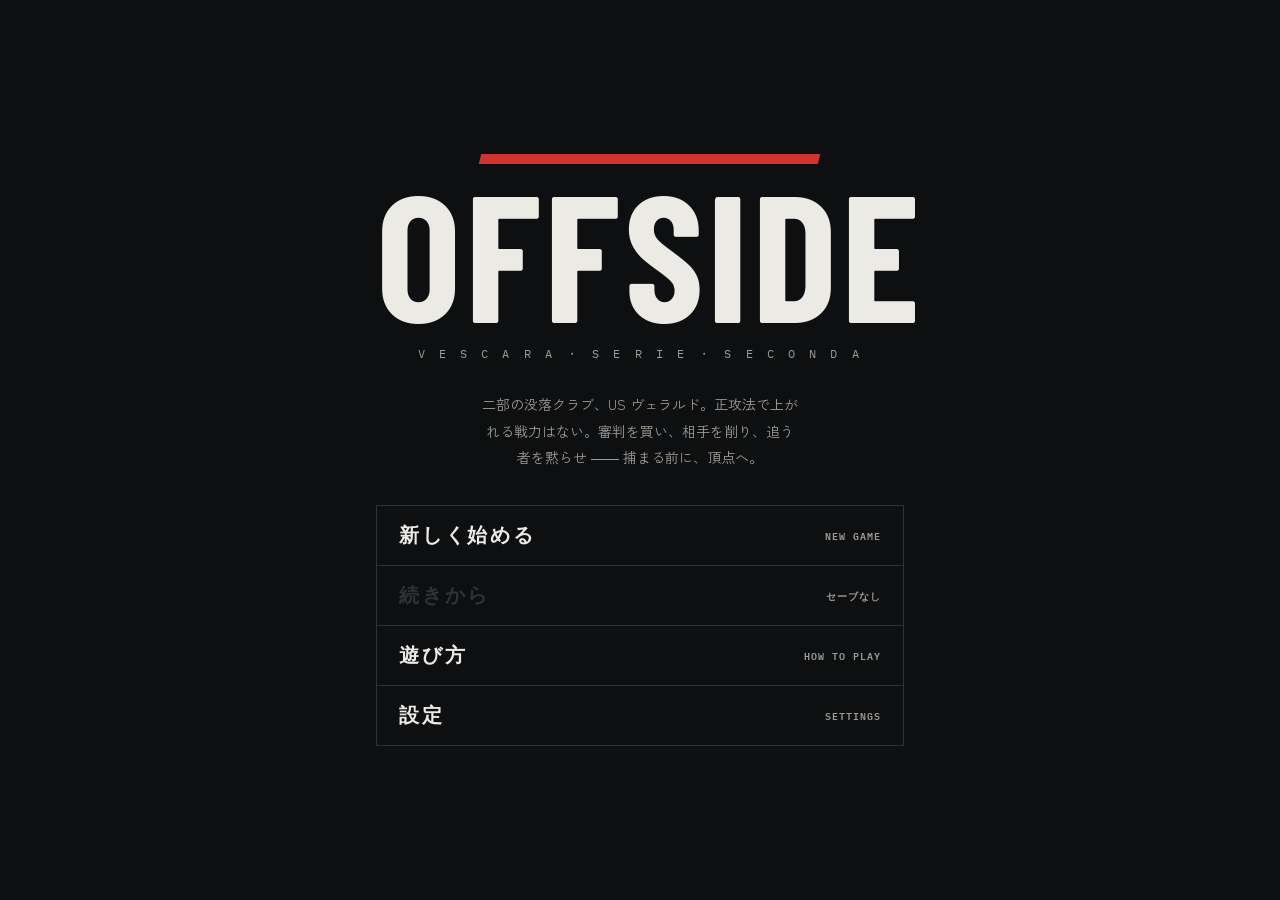
<file: index.html>
<!doctype html>
<html lang="ja">
<head>
<meta charset="utf-8">
<meta name="viewport" content="width=device-width,initial-scale=1,viewport-fit=cover">
<title>OFFSIDE</title>
<meta name="description" content="架空のサッカークラブのオーナーとなり、あらゆる手を使って頂点を目指す経営ノワール。">
<link rel="preconnect" href="https://fonts.googleapis.com">
<link rel="preconnect" href="https://fonts.gstatic.com" crossorigin>
<link rel="stylesheet" href="https://fonts.googleapis.com/css2?family=Barlow+Condensed:wght@400;500;600;700&family=IBM+Plex+Mono:wght@400;500&family=Shippori+Mincho:wght@500;700;800&family=Zen+Kaku+Gothic+New:wght@300;400;500;700&display=swap">
<link rel="stylesheet" href="style.css">
</head>
<body>

<!-- 常設トップバー(タイトル以外で表示) -->
<header class="topbar hidden" id="topbar">
  <div class="wrap">
    <div class="logo"><i></i>OFFSIDE</div>
    <div class="wk">WEEK <b>01</b> / 14</div>
    <div class="sp"></div>
    <div class="res"></div>
  </div>
</header>

<!-- タイトル -->
<section class="screen on" id="s-title">
  <div class="wrap" style="max-width:560px">
    <div class="big"><span class="flag"></span>OFFSIDE</div>
    <div class="tag">V E S C A R A ・ S E R I E ・ S E C O N D A</div>
    <p class="lede">二部の没落クラブ、US ヴェラルド。正攻法で上がれる戦力はない。審判を買い、相手を削り、追う者を黙らせ ―― 捕まる前に、頂点へ。</p>
    <div class="menu">
      <button id="btn-new">新しく始める <small>NEW GAME</small></button>
      <button id="btn-continue">続きから <small>CONTINUE</small></button>
      <button id="btn-howto">遊び方 <small>HOW TO PLAY</small></button>
      <button id="btn-settings">設定 <small>SETTINGS</small></button>
    </div>
  </div>
</section>

<!-- 開始設定 -->
<section class="screen" id="s-setup">
  <div class="wrap"><div class="setup" id="setup-root"></div></div>
</section>

<!-- デスク(案件) -->
<section class="screen" id="s-office">
  <div class="wrap">
    <div class="desk-objective" id="desk-objective"></div>
    <div class="desk-tools">
      <button id="tool-table"><kbd>T</kbd>順位表</button>
      <button id="tool-money">財政</button>
      <button id="tool-file"><kbd>F</kbd>手駒と追及</button>
      <button id="tool-squad">選手</button>
    </div>
    <div class="desk-cards" id="desk-cards"></div>
  </div>
  <div class="actionbar">
    <div class="wrap">
      <button class="abtn go wide" id="desk-advance"></button>
    </div>
  </div>
</section>

<!-- ファイル(裏・参照) -->
<section class="screen" id="s-file">
  <div class="wrap">
    <article class="file">
      <div class="file-in">
        <div class="file-head">
          <div><div class="ttl" id="file-title">案件綴</div><div class="meta" id="file-meta"></div></div>
          <div class="stamp" id="file-stamp">極秘</div>
        </div>
        <div class="cols">
          <section><div class="sec"><b>手駒</b>Personnel</div><div id="file-roster"></div></section>
          <section><div class="sec"><b>追及</b>Pursuers</div><div class="pursuer" id="file-pursuers"></div></section>
        </div>
        <div class="file-actions">
          <button class="fbtn back" id="file-back">デスクに戻る</button>
        </div>
      </div>
    </article>
  </div>
</section>

<!-- 試合 -->
<section class="screen" id="s-match">
  <div class="wrap"><div id="match-root"></div></div>
</section>

<!-- 新聞 -->
<section class="screen" id="s-news">
  <div class="wrap" style="max-width:720px"><div id="news-root"></div></div>
</section>

<!-- 終幕 -->
<section class="screen" id="s-end">
  <div class="wrap" style="max-width:560px"><div id="end-root"></div></div>
</section>

<script type="module" src="js/main.js"></script>
<script>
  // タイトル以外ではトップバーを出す
  const bar = document.getElementById('topbar');
  const obs = new MutationObserver(() => {
    const t = document.getElementById('s-title');
    const setup = document.getElementById('s-setup');
    bar.classList.toggle('hidden', (t && t.classList.contains('on')) || (setup && setup.classList.contains('on')));
  });
  document.querySelectorAll('.screen').forEach((s) => obs.observe(s, { attributes: true, attributeFilter: ['class'] }));
</script>
</body>
</html>
</file>
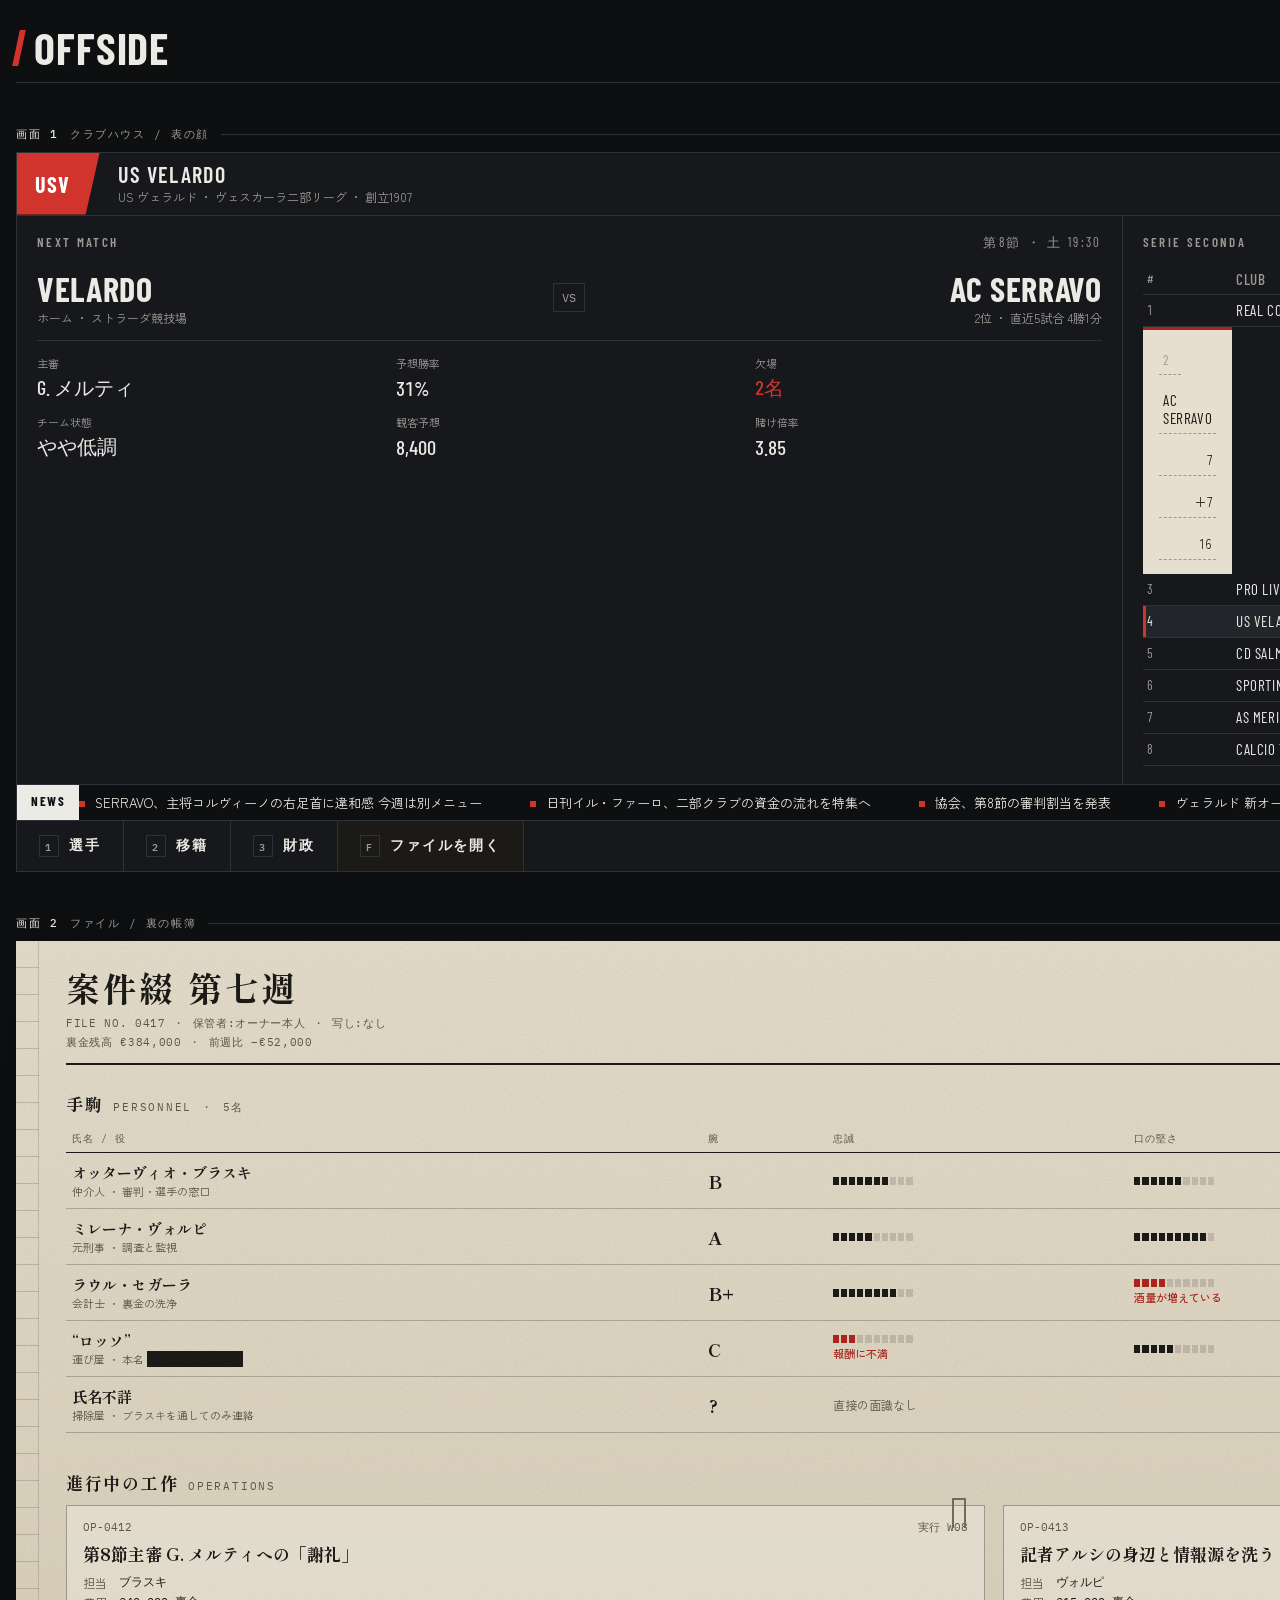
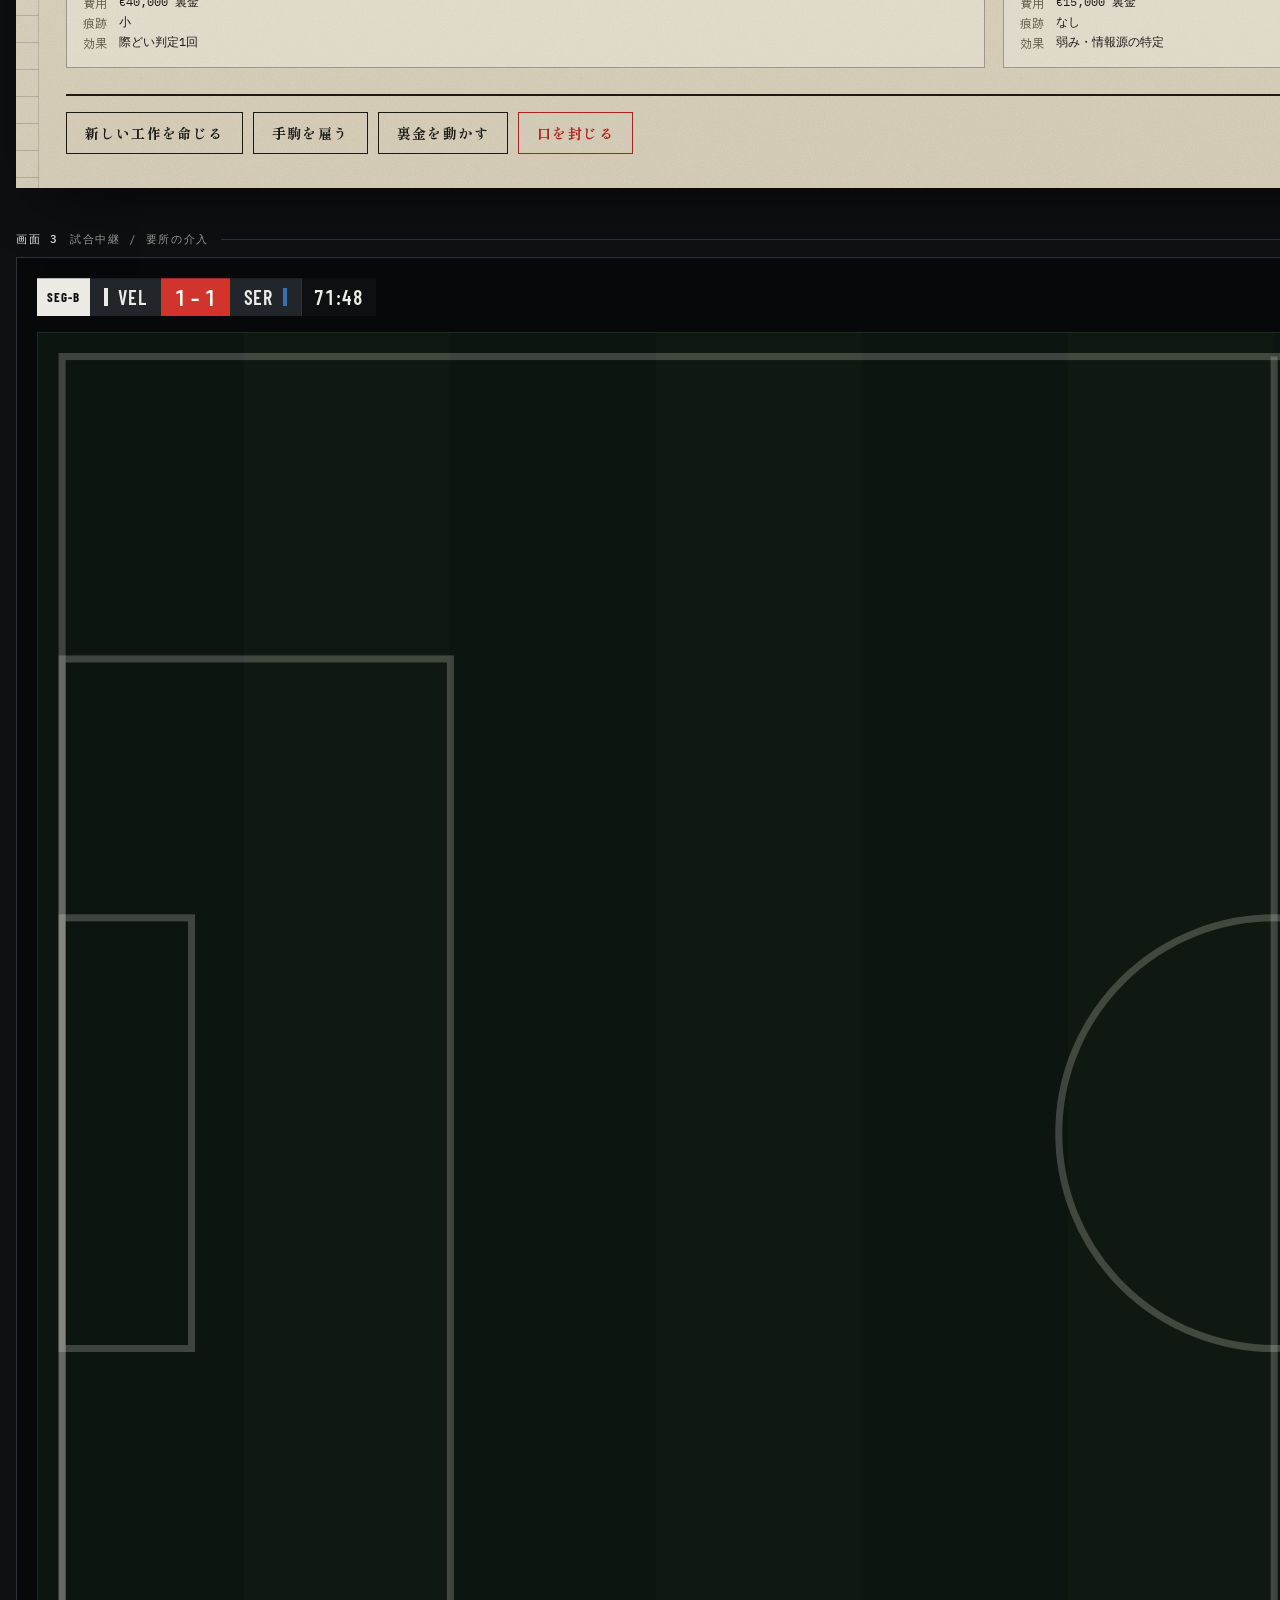
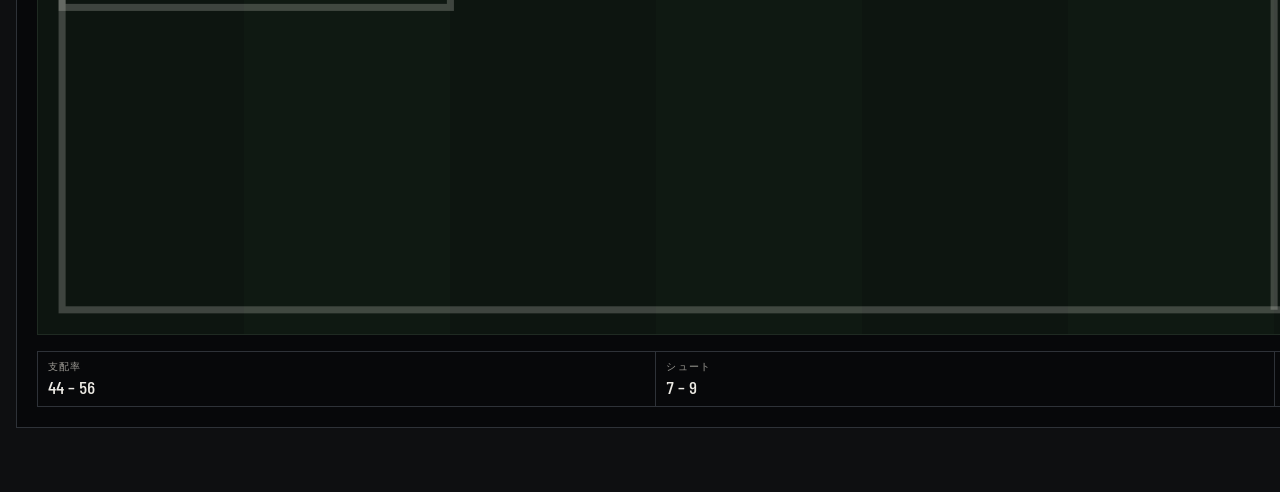
<file: docs/mock/index.html>
<!doctype html>
<html lang="ja">
<head>
<meta charset="utf-8">
<meta name="viewport" content="width=device-width,initial-scale=1,viewport-fit=cover">
<title>OFFSIDE UIモック</title>
<meta name="claude:viewport-fit-sides" content="cover">
<link rel="preconnect" href="https://fonts.googleapis.com">
<link rel="preconnect" href="https://fonts.gstatic.com" crossorigin>
<link rel="stylesheet" href="https://fonts.googleapis.com/css2?family=Barlow+Condensed:wght@400;500;600;700&family=IBM+Plex+Mono:wght@400;500&family=Shippori+Mincho:wght@500;700;800&family=Zen+Kaku+Gothic+New:wght@300;400;500;700&display=swap">
<style>
/* Layout: three stacked "screens", each a full-bleed frame. Broadcast (表) = lacquer black + vermilion; File (裏) = unbleached paper + ink + seal red. */
:root{
  --ink:#0E0F11;       /* broadcast ground */
  --ink-2:#16181B;
  --ink-3:#22252A;
  --rule:#2E3238;
  --chalk:#ECEAE4;     /* broadcast text */
  --chalk-2:#9C9A94;
  --vermil:#D0342C;    /* broadcast accent */
  --paper:#E6DFCF;     /* dossier ground */
  --paper-2:#D9D0BC;
  --sumi:#1B1A17;      /* dossier ink */
  --sumi-2:#5B5648;
  --seal:#A8241C;      /* stamp */
  --warn:#C9A227;
  --f-cond:"Barlow Condensed","Arial Narrow",sans-serif;
  --f-sans:"Zen Kaku Gothic New","Hiragino Kaku Gothic ProN","Yu Gothic",sans-serif;
  --f-min:"Shippori Mincho","Hiragino Mincho ProN","Yu Mincho",serif;
  --f-mono:"IBM Plex Mono",ui-monospace,Menlo,monospace;
  color-scheme:dark;
}
*{box-sizing:border-box}
body{background:var(--ink);color:var(--chalk);font-family:var(--f-sans);font-weight:400;margin:0}
.wrap{max-width:1280px;margin:0 auto;padding-left:max(16px,env(safe-area-inset-left,0px));padding-right:max(16px,env(safe-area-inset-right,0px));padding-block:28px 64px;display:grid;gap:44px}

/* page masthead */
.mast{display:flex;align-items:flex-end;justify-content:space-between;gap:16px;flex-wrap:wrap;border-bottom:1px solid var(--rule);padding-bottom:14px}
.logo{font-family:var(--f-cond);font-weight:700;font-size:44px;letter-spacing:.02em;line-height:.9;display:flex;align-items:center;gap:0}
.logo .flag{display:inline-block;width:6px;height:36px;background:var(--vermil);margin-right:12px;transform:skewX(-12deg)}
.mast small{font-family:var(--f-mono);font-size:11px;color:var(--chalk-2);letter-spacing:.08em}

.label{font-family:var(--f-mono);font-size:11px;letter-spacing:.14em;color:var(--chalk-2);text-transform:uppercase;display:flex;gap:12px;align-items:center;margin-bottom:10px}
.label b{color:var(--chalk);font-weight:500}
.label::after{content:"";flex:1;height:1px;background:var(--rule)}

/* ===== SCREEN 1: CLUBHOUSE (broadcast) ===== */
.bc{background:var(--ink-2);border:1px solid var(--rule);overflow:hidden}
.bc-top{display:grid;grid-template-columns:auto 1fr auto;align-items:stretch;border-bottom:1px solid var(--rule)}
.crest{background:var(--vermil);color:#fff;font-family:var(--f-cond);font-weight:700;font-size:22px;padding:10px 18px;display:flex;align-items:center;letter-spacing:.04em;clip-path:polygon(0 0,100% 0,calc(100% - 14px) 100%,0 100%);padding-right:30px}
.club{padding:10px 18px;display:flex;flex-direction:column;justify-content:center;min-width:0}
.club .n{font-family:var(--f-cond);font-weight:600;font-size:22px;letter-spacing:.06em;line-height:1}
.club .s{font-size:12px;color:var(--chalk-2);margin-top:3px}
.wk{display:flex;align-items:center;gap:18px;padding:0 18px;font-family:var(--f-cond);font-size:15px;letter-spacing:.08em;color:var(--chalk-2)}
.wk strong{font-size:30px;color:var(--chalk);font-weight:600;font-variant-numeric:tabular-nums}

.bc-grid{display:grid;grid-template-columns:1.25fr 1fr 1fr;gap:1px;background:var(--rule)}
.bc-grid > section{background:var(--ink-2);padding:18px 20px;min-width:0}
.h{font-family:var(--f-cond);font-weight:600;font-size:13px;letter-spacing:.18em;color:var(--chalk-2);text-transform:uppercase;display:flex;justify-content:space-between;margin-bottom:12px}
.h span:last-child{color:var(--chalk-2);font-weight:400}

.next{display:grid;grid-template-columns:1fr auto 1fr;align-items:center;gap:12px;padding:8px 0 16px;border-bottom:1px solid var(--rule)}
.next .t{font-family:var(--f-cond);font-weight:700;font-size:34px;letter-spacing:.02em;line-height:1}
.next .t.r{text-align:right}
.next .t small{display:block;font-size:12px;font-family:var(--f-sans);font-weight:400;color:var(--chalk-2);letter-spacing:0;margin-top:6px}
.next .vs{font-family:var(--f-mono);font-size:12px;color:var(--chalk-2);border:1px solid var(--rule);padding:6px 8px}
.facts{display:grid;grid-template-columns:repeat(3,1fr);gap:12px;margin-top:14px}
.facts div{display:grid;gap:4px}
.facts dt{font-size:11px;color:var(--chalk-2)}
.facts dd{margin:0;font-family:var(--f-cond);font-size:20px;font-weight:500;font-variant-numeric:tabular-nums}
.facts dd.hot{color:var(--vermil)}

table{border-collapse:collapse;width:100%;font-variant-numeric:tabular-nums}
.tbl td,.tbl th{padding:6px 4px;font-size:13px;text-align:right;border-bottom:1px solid var(--rule)}
.tbl th{font-family:var(--f-cond);font-weight:500;letter-spacing:.12em;color:var(--chalk-2);font-size:11px}
.tbl td:nth-child(1),.tbl th:nth-child(1){text-align:left;width:22px;color:var(--chalk-2);font-family:var(--f-cond)}
.tbl td:nth-child(2),.tbl th:nth-child(2){text-align:left;font-family:var(--f-cond);font-size:15px;letter-spacing:.04em}
.tbl tr.me td{background:var(--ink-3);color:var(--chalk)}
.tbl tr.me td:nth-child(1){box-shadow:inset 3px 0 0 var(--vermil);color:var(--chalk)}
.tbl tr.cut td{border-bottom:1px dashed var(--chalk-2)}

.money{display:grid;gap:14px}
.money .row{display:grid;grid-template-columns:1fr auto;align-items:baseline;border-bottom:1px solid var(--rule);padding-bottom:10px}
.money .k{font-size:12px;color:var(--chalk-2)}
.money .v{font-family:var(--f-cond);font-size:28px;font-weight:600;font-variant-numeric:tabular-nums;letter-spacing:.01em}
.money .v.neg{color:var(--vermil)}
.money .v small{font-size:13px;color:var(--chalk-2);font-weight:400;margin-left:6px}
.spark{height:44px;width:100%;display:block}
.board{font-size:12px;color:var(--chalk-2);line-height:1.7}
.board b{color:var(--chalk);font-weight:500}

.ticker{display:flex;border-top:1px solid var(--rule);background:var(--ink);overflow:hidden;font-size:13px}
.ticker .tag{background:var(--chalk);color:var(--ink);font-family:var(--f-cond);font-weight:700;letter-spacing:.12em;padding:8px 14px;flex:none}
.ticker .run{white-space:nowrap;padding:8px 0;display:flex;gap:48px;animation:crawl 38s linear infinite}
.ticker .run span::before{content:"";display:inline-block;width:6px;height:6px;background:var(--vermil);margin-right:10px;vertical-align:middle}
@keyframes crawl{from{transform:translateX(0)}to{transform:translateX(-50%)}}

.actions{display:flex;flex-wrap:wrap;gap:0;border-top:1px solid var(--rule)}
.btn{font-family:var(--f-cond);font-weight:600;letter-spacing:.14em;font-size:14px;background:transparent;color:var(--chalk);border:0;border-right:1px solid var(--rule);padding:14px 22px;cursor:pointer;text-transform:uppercase;display:flex;gap:10px;align-items:center}
.btn kbd{font-family:var(--f-mono);font-size:10px;color:var(--chalk-2);border:1px solid var(--rule);padding:1px 5px}
.btn:hover,.btn:focus-visible{background:var(--ink-3);outline:none}
.btn.go{margin-left:auto;background:var(--vermil);color:#fff;border-right:0}
.btn.go kbd{color:#fff;border-color:rgba(255,255,255,.45)}
.btn.dark{background:var(--sumi);}

/* ===== SCREEN 2: THE FILE (dossier) ===== */
.file{
  --grain:url("data:image/svg+xml,%3Csvg xmlns='http://www.w3.org/2000/svg' width='220' height='220'%3E%3Cfilter id='n'%3E%3CfeTurbulence type='fractalNoise' baseFrequency='.85' numOctaves='3' stitchTiles='stitch'/%3E%3CfeColorMatrix values='0 0 0 0 0.25 0 0 0 0 0.2 0 0 0 0 0.1 0 0 0 .16 0'/%3E%3C/filter%3E%3Crect width='100%25' height='100%25' filter='url(%23n)'/%3E%3C/svg%3E");
  background:var(--grain),linear-gradient(180deg,var(--paper),var(--paper-2));
  color:var(--sumi);position:relative;padding:28px 32px 34px;
  box-shadow:0 30px 60px -30px rgba(0,0,0,.8);
}
.file::before{content:"";position:absolute;left:0;top:0;bottom:0;width:22px;background:repeating-linear-gradient(180deg,transparent 0 26px,rgba(27,26,23,.18) 26px 27px);border-right:1px solid rgba(27,26,23,.15)}
.file-in{padding-left:18px;display:grid;gap:26px}
.file-head{display:grid;grid-template-columns:1fr auto;gap:16px;align-items:start;border-bottom:2px solid var(--sumi);padding-bottom:12px}
.file-head .ttl{font-family:var(--f-min);font-weight:800;font-size:34px;letter-spacing:.08em;line-height:1.1}
.file-head .meta{font-family:var(--f-mono);font-size:11px;color:var(--sumi-2);margin-top:8px;letter-spacing:.06em;line-height:1.7}
.stamp{font-family:var(--f-min);font-weight:800;color:var(--seal);border:3px solid var(--seal);padding:6px 14px;font-size:26px;letter-spacing:.3em;transform:rotate(-7deg);opacity:.85;mix-blend-mode:multiply;animation:press .55s cubic-bezier(.2,.9,.3,1.3) both;margin-top:4px;outline:1px solid var(--seal);outline-offset:3px}
@keyframes press{from{transform:rotate(-7deg) scale(1.6)}to{transform:rotate(-7deg) scale(1)}}

.cols{display:grid;grid-template-columns:1.35fr 1fr;gap:32px}
.cols > *{min-width:0}
.sec{font-family:var(--f-mono);font-size:11px;letter-spacing:.16em;color:var(--sumi-2);display:flex;gap:10px;align-items:baseline;margin-bottom:10px;text-transform:uppercase}
.sec b{font-family:var(--f-min);font-size:17px;letter-spacing:.1em;color:var(--sumi);font-weight:700;text-transform:none}

.roster{width:100%;font-size:13px}
.roster th{font-family:var(--f-mono);font-weight:400;font-size:10px;letter-spacing:.1em;color:var(--sumi-2);text-align:left;border-bottom:1px solid var(--sumi);padding:6px 6px}
.roster td{padding:9px 6px;border-bottom:1px solid rgba(27,26,23,.25);vertical-align:middle}
.roster .who{font-family:var(--f-min);font-weight:700;font-size:15px}
.roster .who small{display:block;font-family:var(--f-sans);font-size:11px;color:var(--sumi-2);font-weight:400}
.roster .num{font-family:var(--f-mono);font-variant-numeric:tabular-nums}
.redact{background:var(--sumi);color:transparent;user-select:none;padding:0 4px}
.meter{display:grid;grid-template-columns:repeat(10,1fr);gap:2px;width:80px}
.meter i{height:8px;background:rgba(27,26,23,.15)}
.meter i.on{background:var(--sumi)}
.meter.low i.on{background:var(--seal)}
.grade{font-family:var(--f-min);font-weight:800;font-size:18px}
.note{font-size:11px;color:var(--seal);font-weight:500}

.pursuer{display:grid;gap:14px}
.pu{display:grid;grid-template-columns:1fr auto;gap:4px 12px;border-bottom:1px solid rgba(27,26,23,.25);padding-bottom:12px}
.pu .n{font-family:var(--f-min);font-weight:700;font-size:15px}
.pu .n small{font-family:var(--f-sans);font-weight:400;font-size:11px;color:var(--sumi-2);margin-left:8px}
.pu .pct{font-family:var(--f-mono);font-size:13px;font-variant-numeric:tabular-nums;text-align:right}
.pu .bar{grid-column:1/-1;height:10px;background:rgba(27,26,23,.12);position:relative}
.pu .bar i{position:absolute;inset:0 auto 0 0;background:var(--sumi)}
.pu .bar::after{content:"";position:absolute;top:-3px;bottom:-3px;left:70%;width:1px;background:var(--seal)}
.pu.alert .bar i{background:var(--seal)}
.pu .next-act{grid-column:1/-1;font-size:12px;color:var(--sumi-2)}
.pu.alert .next-act{color:var(--seal);font-weight:500}

.ops{display:grid;grid-template-columns:repeat(3,1fr);gap:18px}
.op{background:rgba(255,255,255,.28);border:1px solid rgba(27,26,23,.35);padding:14px 16px 16px;position:relative;display:grid;gap:8px;align-content:start}
.op .id{font-family:var(--f-mono);font-size:11px;color:var(--sumi-2);display:flex;justify-content:space-between}
.op .what{font-family:var(--f-min);font-weight:700;font-size:17px;line-height:1.35}
.op dl{display:grid;grid-template-columns:auto 1fr;gap:3px 12px;margin:0;font-size:12px}
.op dt{color:var(--sumi-2)}
.op dd{margin:0;font-family:var(--f-mono);font-size:12px}
.op .clip{position:absolute;top:-8px;right:18px;width:14px;height:30px;border:2px solid #6c6a63;border-bottom:0}
.op.done{opacity:.72}
.op.done .what{text-decoration:line-through;text-decoration-color:var(--seal);text-decoration-thickness:2px}

.file-actions{display:flex;flex-wrap:wrap;gap:10px;border-top:2px solid var(--sumi);padding-top:16px}
.fbtn{font-family:var(--f-min);font-weight:700;font-size:14px;letter-spacing:.1em;background:transparent;color:var(--sumi);border:1px solid var(--sumi);padding:10px 18px;cursor:pointer}
.fbtn:hover,.fbtn:focus-visible{background:var(--sumi);color:var(--paper);outline:none}
.fbtn.red{border-color:var(--seal);color:var(--seal)}
.fbtn.red:hover,.fbtn.red:focus-visible{background:var(--seal);color:var(--paper)}

/* ===== SCREEN 3: MATCH ===== */
.match{background:#07080A;border:1px solid var(--rule);display:grid;grid-template-columns:1fr 360px;min-height:520px}
.match > *{min-width:0}
.pitch-area{position:relative;padding:20px;display:grid;grid-template-rows:auto 1fr auto;gap:16px}
.bug{display:inline-flex;align-items:stretch;font-family:var(--f-cond);font-weight:600;letter-spacing:.06em;animation:wipe .7s cubic-bezier(.7,0,.2,1) both;clip-path:inset(0 0 0 0)}
@keyframes wipe{from{clip-path:inset(0 100% 0 0)}to{clip-path:inset(0 0 0 0)}}
.bug .lg{background:var(--chalk);color:var(--ink);padding:6px 10px;font-size:13px;display:flex;align-items:center;font-weight:700}
.bug .tm{background:var(--ink-3);padding:6px 14px;font-size:20px;display:flex;align-items:center;gap:10px}
.bug .tm i{width:4px;height:18px;display:block}
.bug .sc{background:var(--vermil);color:#fff;padding:6px 14px;font-size:22px;font-variant-numeric:tabular-nums;display:flex;align-items:center}
.bug .clk{background:var(--ink);padding:6px 12px;font-size:20px;font-variant-numeric:tabular-nums;display:flex;align-items:center;border-left:1px solid var(--rule)}
.bug .clk small{color:var(--vermil);margin-left:6px;font-size:13px}

.pitch{position:relative;border:1px solid #1f2a22;background:
  repeating-linear-gradient(90deg,#0d1510 0 8.33%,#0f1912 8.33% 16.66%);aspect-ratio:105/68;max-width:100%;width:100%;align-self:center}
.pitch svg{position:absolute;inset:0;width:100%;height:100%}

.stats{display:grid;grid-template-columns:repeat(4,1fr);gap:1px;background:var(--rule);border:1px solid var(--rule)}
.stats div{background:#07080A;padding:8px 10px;display:grid;gap:2px}
.stats span{font-size:10px;color:var(--chalk-2);letter-spacing:.12em;font-family:var(--f-cond)}
.stats b{font-family:var(--f-cond);font-weight:500;font-size:18px;font-variant-numeric:tabular-nums}

.feed{border-left:1px solid var(--rule);display:grid;grid-template-rows:auto 1fr auto;background:var(--ink)}
.feed .h{padding:14px 16px 0}
.log{padding:0 16px;overflow:auto;display:flex;flex-direction:column-reverse;gap:0;font-size:13px;line-height:1.65;max-height:330px}
.log p{margin:0;padding:8px 0;border-bottom:1px solid var(--rule);display:grid;grid-template-columns:34px 1fr;gap:8px}
.log p em{font-style:normal;font-family:var(--f-cond);font-size:15px;color:var(--chalk-2);font-variant-numeric:tabular-nums}
.log p.goal{color:#fff}
.log p.goal em{color:var(--vermil)}
.log p.dim{color:var(--chalk-2)}

/* intervention: the paper slides over the broadcast */
.cut{background:var(--paper);color:var(--sumi);padding:16px 16px 14px;border-top:3px solid var(--seal);display:grid;gap:10px;animation:slide .6s .25s cubic-bezier(.2,.8,.2,1) both}
@keyframes slide{from{transform:translateY(14px)}to{transform:none}}
.cut .q{font-family:var(--f-min);font-weight:700;font-size:15px;line-height:1.55}
.cut .q span{font-family:var(--f-mono);font-size:11px;color:var(--seal);display:block;letter-spacing:.12em;margin-bottom:2px}
.choice{display:grid;grid-template-columns:auto 1fr auto;gap:10px;align-items:center;border:1px solid var(--sumi);padding:9px 10px;background:transparent;color:var(--sumi);text-align:left;cursor:pointer;font-family:var(--f-sans);font-size:13px}
.choice:hover,.choice:focus-visible{background:var(--sumi);color:var(--paper);outline:none}
.choice kbd{font-family:var(--f-mono);font-size:11px;border:1px solid currentColor;padding:0 5px}
.choice .cost{font-family:var(--f-mono);font-size:11px;color:var(--seal);white-space:nowrap}
.choice:hover .cost,.choice:focus-visible .cost{color:#f0a49d}
.timer{height:3px;background:rgba(27,26,23,.15);position:relative;overflow:hidden}
.timer i{position:absolute;inset:0;background:var(--seal);transform-origin:left;animation:drain 12s linear infinite}
@keyframes drain{from{transform:scaleX(1)}to{transform:scaleX(0)}}

@media (max-width:980px){
  .bc-grid{grid-template-columns:1fr}
  .cols{grid-template-columns:1fr}
  .ops{grid-template-columns:1fr}
  .match{grid-template-columns:1fr}
  .feed{border-left:0;border-top:1px solid var(--rule)}
}
@media (max-width:560px){
  .bc-top{grid-template-columns:1fr}
  .crest{clip-path:none}
  .wk{padding:10px 18px;border-top:1px solid var(--rule)}
  .next .t{font-size:24px}
  .facts{grid-template-columns:1fr 1fr}
  .file{padding:22px 16px 24px}
  .file-head{grid-template-columns:1fr}
  .file-head .ttl{font-size:26px}
  .stamp{justify-self:start}
  .roster .hide-s{display:none}
  .stats{grid-template-columns:1fr 1fr}
  .btn{padding:12px 14px}
  .btn.go{margin-left:0;width:100%;justify-content:center}
}
@media (prefers-reduced-motion:reduce){
  *,*::before,*::after{animation:none!important}
}
.scroll-x{overflow-x:auto}
</style>

</head>
<body>
<div class="wrap">

  <header class="mast">
    <div class="logo"><span class="flag"></span>OFFSIDE</div>
    <small>UI MOCK / REV 0.1 / 静止画・操作不可</small>
  </header>

  <!-- ============ 1 CLUBHOUSE ============ -->
  <div>
    <div class="label"><b>画面 1</b> クラブハウス / 表の顔</div>
    <div class="bc">
      <div class="bc-top">
        <div class="crest">USV</div>
        <div class="club">
          <div class="n">US VELARDO</div>
          <div class="s">US ヴェラルド ・ ヴェスカーラ二部リーグ ・ 創立1907</div>
        </div>
        <div class="wk">SEASON 1 <span>WEEK</span><strong>07</strong><span>/ 12</span></div>
      </div>

      <div class="bc-grid">
        <section>
          <div class="h"><span>Next Match</span><span>第8節 ・ 土 19:30</span></div>
          <div class="next">
            <div class="t">VELARDO<small>ホーム ・ ストラーダ競技場</small></div>
            <div class="vs">VS</div>
            <div class="t r">AC SERRAVO<small>2位 ・ 直近5試合 4勝1分</small></div>
          </div>
          <dl class="facts">
            <div><dt>主審</dt><dd>G. メルティ</dd></div>
            <div><dt>予想勝率</dt><dd>31%</dd></div>
            <div><dt>欠場</dt><dd class="hot">2名</dd></div>
            <div><dt>チーム状態</dt><dd>やや低調</dd></div>
            <div><dt>観客予想</dt><dd>8,400</dd></div>
            <div><dt>賭け倍率</dt><dd>3.85</dd></div>
          </dl>
        </section>

        <section>
          <div class="h"><span>Serie Seconda</span><span>上位2クラブ昇格</span></div>
          <div class="scroll-x">
          <table class="tbl">
            <thead><tr><th>#</th><th>CLUB</th><th>試</th><th>差</th><th>点</th></tr></thead>
            <tbody>
              <tr><td>1</td><td>REAL CORVENA</td><td>7</td><td>+9</td><td>17</td></tr>
              <tr class="cut"><td>2</td><td>AC SERRAVO</td><td>7</td><td>+7</td><td>16</td></tr>
              <tr><td>3</td><td>PRO LIVERNO</td><td>7</td><td>+4</td><td>13</td></tr>
              <tr class="me"><td>4</td><td>US VELARDO</td><td>7</td><td>+2</td><td>12</td></tr>
              <tr><td>5</td><td>CD SALMORA</td><td>7</td><td>0</td><td>10</td></tr>
              <tr><td>6</td><td>SPORTING ARAVE</td><td>7</td><td>−1</td><td>9</td></tr>
              <tr><td>7</td><td>AS MERIDIA</td><td>7</td><td>−6</td><td>6</td></tr>
              <tr><td>8</td><td>CALCIO TORBENA</td><td>7</td><td>−15</td><td>3</td></tr>
            </tbody>
          </table>
          </div>
        </section>

        <section class="money">
          <div class="h"><span>Finance</span><span>単位 €</span></div>
          <div class="row"><span class="k">運転資金(表)</span><span class="v">2.41M</span></div>
          <div class="row"><span class="k">負債</span><span class="v neg">11.20M<small>返済期限 W10</small></span></div>
          <div>
            <svg class="spark" viewBox="0 0 200 44" preserveAspectRatio="none" aria-label="運転資金の推移(過去7週)">
              <line x1="0" y1="43" x2="200" y2="43" stroke="#2E3238" stroke-width="1"/>
              <polygon points="0,10 33,14 66,12 100,20 133,24 166,22 200,30 200,44 0,44" fill="rgba(236,234,228,.07)"/>
              <polyline points="0,10 33,14 66,12 100,20 133,24 166,22 200,30" fill="none" stroke="#ECEAE4" stroke-width="1.5" vector-effect="non-scaling-stroke"/>
              <rect x="196" y="26" width="7" height="7" fill="#D0342C"/>
            </svg>
          </div>
          <div class="board">理事会の信任 <b>54</b> ・ サポーターの支持 <b>71</b><br>スポンサー:ヴェスカーラ港湾公社(残り1年)</div>
        </section>
      </div>

      <div class="ticker" aria-label="ニュース速報">
        <div class="tag">NEWS</div>
        <div class="run">
          <span>SERRAVO、主将コルヴィーノの右足首に違和感 今週は別メニュー</span>
          <span>日刊イル・ファーロ、二部クラブの資金の流れを特集へ</span>
          <span>協会、第8節の審判割当を発表</span>
          <span>ヴェラルド 新オーナー就任から7週 ファンは静観</span>
          <span>SERRAVO、主将コルヴィーノの右足首に違和感 今週は別メニュー</span>
          <span>日刊イル・ファーロ、二部クラブの資金の流れを特集へ</span>
          <span>協会、第8節の審判割当を発表</span>
          <span>ヴェラルド 新オーナー就任から7週 ファンは静観</span>
        </div>
      </div>

      <div class="actions">
        <button class="btn" id="b-squad"><kbd>1</kbd>選手</button>
        <button class="btn" id="b-transfer"><kbd>2</kbd>移籍</button>
        <button class="btn" id="b-money"><kbd>3</kbd>財政</button>
        <button class="btn dark" id="b-file"><kbd>F</kbd>ファイルを開く</button>
        <button class="btn go" id="b-advance"><kbd>SPACE</kbd>週を進める</button>
      </div>
    </div>
  </div>

  <!-- ============ 2 THE FILE ============ -->
  <div>
    <div class="label"><b>画面 2</b> ファイル / 裏の帳簿</div>
    <article class="file">
      <div class="file-in">
        <div class="file-head">
          <div>
            <div class="ttl">案件綴 第七週</div>
            <div class="meta">FILE NO. 0417 ・ 保管者:オーナー本人 ・ 写し:なし<br>裏金残高 €384,000 ・ 前週比 −€52,000</div>
          </div>
          <div class="stamp">極秘</div>
        </div>

        <div class="cols">
          <section>
            <div class="sec"><b>手駒</b>Personnel ・ 5名</div>
            <div class="scroll-x">
            <table class="roster">
              <thead><tr><th>氏名 / 役</th><th>腕</th><th>忠誠</th><th>口の堅さ</th><th class="hide-s">週額</th></tr></thead>
              <tbody>
                <tr>
                  <td class="who">オッターヴィオ・ブラスキ<small>仲介人 ・ 審判・選手の窓口</small></td>
                  <td class="grade">B</td>
                  <td><div class="meter"><i class="on"></i><i class="on"></i><i class="on"></i><i class="on"></i><i class="on"></i><i class="on"></i><i class="on"></i><i></i><i></i><i></i></div></td>
                  <td><div class="meter"><i class="on"></i><i class="on"></i><i class="on"></i><i class="on"></i><i class="on"></i><i class="on"></i><i></i><i></i><i></i><i></i></div></td>
                  <td class="num hide-s">8,000</td>
                </tr>
                <tr>
                  <td class="who">ミレーナ・ヴォルピ<small>元刑事 ・ 調査と監視</small></td>
                  <td class="grade">A</td>
                  <td><div class="meter"><i class="on"></i><i class="on"></i><i class="on"></i><i class="on"></i><i class="on"></i><i></i><i></i><i></i><i></i><i></i></div></td>
                  <td><div class="meter"><i class="on"></i><i class="on"></i><i class="on"></i><i class="on"></i><i class="on"></i><i class="on"></i><i class="on"></i><i class="on"></i><i class="on"></i><i></i></div></td>
                  <td class="num hide-s">12,500</td>
                </tr>
                <tr>
                  <td class="who">ラウル・セガーラ<small>会計士 ・ 裏金の洗浄</small></td>
                  <td class="grade">B+</td>
                  <td><div class="meter"><i class="on"></i><i class="on"></i><i class="on"></i><i class="on"></i><i class="on"></i><i class="on"></i><i class="on"></i><i class="on"></i><i></i><i></i></div></td>
                  <td><div class="meter low"><i class="on"></i><i class="on"></i><i class="on"></i><i class="on"></i><i></i><i></i><i></i><i></i><i></i><i></i></div><span class="note">酒量が増えている</span></td>
                  <td class="num hide-s">6,000</td>
                </tr>
                <tr>
                  <td class="who">“ロッソ”<small>運び屋 ・ 本名 <span class="redact">ダニーロ・メッリ</span></small></td>
                  <td class="grade">C</td>
                  <td><div class="meter low"><i class="on"></i><i class="on"></i><i class="on"></i><i></i><i></i><i></i><i></i><i></i><i></i><i></i></div><span class="note">報酬に不満</span></td>
                  <td><div class="meter"><i class="on"></i><i class="on"></i><i class="on"></i><i class="on"></i><i class="on"></i><i></i><i></i><i></i><i></i><i></i></div></td>
                  <td class="num hide-s">2,000</td>
                </tr>
                <tr>
                  <td class="who">氏名不詳<small>掃除屋 ・ ブラスキを通してのみ連絡</small></td>
                  <td class="grade">?</td>
                  <td colspan="2" style="font-size:12px;color:var(--sumi-2)">直接の面識なし</td>
                  <td class="num hide-s">都度</td>
                </tr>
              </tbody>
            </table>
            </div>
          </section>

          <section>
            <div class="sec"><b>追及</b>Pursuers ・ 証拠が赤線を越えると動く</div>
            <div class="pursuer">
              <div class="pu alert">
                <div class="n">ピエトロ・アルシ<small>日刊イル・ファーロ 調査報道部</small></div><div class="pct">58 / 100</div>
                <div class="bar"><i style="width:58%"></i></div>
                <div class="next-act">特集記事の準備中。情報源はクラブ内部とみられる</div>
              </div>
              <div class="pu">
                <div class="n">アンナ・クレリチ<small>首都検察 特捜部</small></div><div class="pct">34 / 100</div>
                <div class="bar"><i style="width:34%"></i></div>
                <div class="next-act">港湾公社の資金を別件で内偵中</div>
              </div>
              <div class="pu">
                <div class="n">L. ダレッサンドロ<small>AC SERRAVO オーナー</small></div><div class="pct">21 / 100</div>
                <div class="bar"><i style="width:21%"></i></div>
                <div class="next-act">こちらの動きに気づき始めた</div>
              </div>
              <div class="pu">
                <div class="n">協会 倫理委員会<small>委員長 V. サッバティーニ</small></div><div class="pct">12 / 100</div>
                <div class="bar"><i style="width:12%"></i></div>
                <div class="next-act">動きなし</div>
              </div>
            </div>
          </section>
        </div>

        <section>
          <div class="sec"><b>進行中の工作</b>Operations</div>
          <div class="ops">
            <div class="op">
              <span class="clip"></span>
              <div class="id"><span>OP-0412</span><span>実行 W08</span></div>
              <div class="what">第8節主審 G. メルティへの「謝礼」</div>
              <dl><dt>担当</dt><dd>ブラスキ</dd><dt>費用</dt><dd>€40,000 裏金</dd><dt>痕跡</dt><dd>小</dd><dt>効果</dt><dd>際どい判定1回</dd></dl>
            </div>
            <div class="op">
              <div class="id"><span>OP-0413</span><span>残り 2週</span></div>
              <div class="what">記者アルシの身辺と情報源を洗う</div>
              <dl><dt>担当</dt><dd>ヴォルピ</dd><dt>費用</dt><dd>€15,000 裏金</dd><dt>痕跡</dt><dd>なし</dd><dt>効果</dt><dd>弱み・情報源の特定</dd></dl>
            </div>
            <div class="op done">
              <div class="id"><span>OP-0409</span><span>完了 W06</span></div>
              <div class="what">SERRAVO 主将コルヴィーノの練習場に細工</div>
              <dl><dt>担当</dt><dd>ロッソ</dd><dt>費用</dt><dd>€3,000 裏金</dd><dt>痕跡</dt><dd>中 → ロッソ</dd><dt>結果</dt><dd>右足首 全治3週</dd></dl>
            </div>
          </div>
        </section>

        <div class="file-actions">
          <button class="fbtn" id="f-new">新しい工作を命じる</button>
          <button class="fbtn" id="f-hire">手駒を雇う</button>
          <button class="fbtn" id="f-wash">裏金を動かす</button>
          <button class="fbtn red" id="f-clean">口を封じる</button>
        </div>
      </div>
    </article>
  </div>

  <!-- ============ 3 MATCH ============ -->
  <div>
    <div class="label"><b>画面 3</b> 試合中継 / 要所の介入</div>
    <div class="match">
      <div class="pitch-area">
        <div class="bug">
          <span class="lg">SEG-B</span>
          <span class="tm"><i style="background:#ECEAE4"></i>VEL</span>
          <span class="sc">1 – 1</span>
          <span class="tm">SER<i style="background:#3C6FB0"></i></span>
          <span class="clk">71:48</span>
        </div>

        <div class="pitch" role="img" aria-label="ピッチ図:ヴェラルドの攻撃、ペナルティエリア内で接触">
          <svg viewBox="0 0 105 68" preserveAspectRatio="xMidYMid meet">
            <g fill="none" stroke="rgba(236,234,228,.22)" stroke-width=".3">
              <rect x="1" y="1" width="103" height="66"/>
              <line x1="52.5" y1="1" x2="52.5" y2="67"/>
              <circle cx="52.5" cy="34" r="9.15"/>
              <rect x="1" y="13.85" width="16.5" height="40.3"/>
              <rect x="87.5" y="13.85" width="16.5" height="40.3"/>
              <rect x="1" y="24.85" width="5.5" height="18.3"/>
              <rect x="98.5" y="24.85" width="5.5" height="18.3"/>
            </g>
            <path d="M62 40 Q78 30 92 33" fill="none" stroke="rgba(208,52,44,.7)" stroke-width=".4" stroke-dasharray="1.2 1"/>
            <g fill="#ECEAE4">
              <circle cx="92" cy="33" r="1.3"/><circle cx="80" cy="22" r="1.1"/><circle cx="74" cy="45" r="1.1"/><circle cx="62" cy="40" r="1.1"/><circle cx="55" cy="25" r="1.1"/>
            </g>
            <g fill="#3C6FB0">
              <circle cx="93.6" cy="34.4" r="1.3"/><circle cx="101" cy="34" r="1.1"/><circle cx="88" cy="27" r="1.1"/><circle cx="89" cy="41" r="1.1"/><circle cx="84" cy="34" r="1.1"/><circle cx="76" cy="30" r="1.1"/>
            </g>
            <circle cx="93" cy="33.6" r="3.4" fill="none" stroke="#D0342C" stroke-width=".35"/>
            <rect x="96" y="20" width="1.4" height="1.4" fill="#C9A227"/>
            <text x="98" y="19.6" font-size="2.2" fill="#C9A227" font-family="IBM Plex Mono, monospace">REF</text>
          </svg>
        </div>

        <div class="stats">
          <div><span>支配率</span><b>44 – 56</b></div>
          <div><span>シュート</span><b>7 – 9</b></div>
          <div><span>枠内</span><b>3 – 4</b></div>
          <div><span>警告</span><b>2 – 1</b></div>
        </div>
      </div>

      <aside class="feed">
        <div class="h"><span>Live</span><span>実況 ・ R. カーニ</span></div>
        <div class="log">
          <p><em>71'</em><span>右からのクロスにペトローネが飛び込む。背後からSERRAVOのDFが体を入れた。倒れた。</span></p>
          <p class="dim"><em>68'</em><span>SERRAVO、コルヴィーノ不在の中盤がやや間延びしている。</span></p>
          <p><em>63'</em><span>ヴェラルド交代。ドゥッチ out、若いイラーリ in。</span></p>
          <p class="goal"><em>55'</em><span>ゴール、SERRAVO。こぼれ球をボッロが押し込んで同点。</span></p>
          <p class="goal"><em>22'</em><span>ゴール、ヴェラルド。ペトローネのミドルが左隅へ。</span></p>
        </div>
        <div class="cut">
          <div class="q"><span>INTERVENTION ・ OP-0412 有効</span>主審メルティが笛をくわえたまま、こちらのベンチを見ている。</div>
          <div class="timer"><i></i></div>
          <button class="choice" id="c-1"><kbd>1</kbd><span>合図を送る(PK判定)</span><span class="cost">痕跡 +8</span></button>
          <button class="choice" id="c-2"><kbd>2</kbd><span>見送る。謝礼は次節に回す</span><span class="cost">€0</span></button>
          <button class="choice" id="c-3"><kbd>3</kbd><span>相手DFに退場も出させる</span><span class="cost">痕跡 +19</span></button>
        </div>
      </aside>
    </div>
  </div>

</div>

</body>
</html>
</file>
<file: style.css>
/* OFFSIDE ― 墨黒の放送(表)と生成りの書類(裏) */
:root{
  --ink:#0E0F11; --ink-2:#16181B; --ink-3:#22252A; --rule:#2E3238;
  --chalk:#ECEAE4; --chalk-2:#9C9A94; --vermil:#D0342C;
  --paper:#E6DFCF; --paper-2:#D9D0BC; --sumi:#1B1A17; --sumi-2:#5B5648; --seal:#A8241C;
  --warn:#C9A227; --good:#3C8C66;
  --f-cond:"Barlow Condensed","Arial Narrow",sans-serif;
  --f-sans:"Zen Kaku Gothic New","Hiragino Kaku Gothic ProN","Yu Gothic",sans-serif;
  --f-min:"Shippori Mincho","Hiragino Mincho ProN","Yu Mincho",serif;
  --f-mono:"IBM Plex Mono",ui-monospace,Menlo,monospace;
  color-scheme:dark;
}
*{box-sizing:border-box}
html,body{height:100%}
body{background:var(--ink);color:var(--chalk);font-family:var(--f-sans);margin:0;-webkit-text-size-adjust:100%}
button{font-family:inherit;color:inherit}
h1,h2,h3{margin:0;font-weight:inherit}
.hidden{display:none!important}
::selection{background:var(--vermil);color:#fff}

/* ===== スクリーン基盤 ===== */
.screen{min-height:100%;display:none;flex-direction:column}
.screen.on{display:flex}
.wrap{width:100%;max-width:1200px;margin:0 auto;padding-left:max(16px,env(safe-area-inset-left,0px));padding-right:max(16px,env(safe-area-inset-right,0px))}

/* ===== タイトル ===== */
#s-title{align-items:center;justify-content:center;text-align:center;padding:40px 0}
#s-title .big{font-family:var(--f-cond);font-weight:700;font-size:clamp(64px,18vw,180px);line-height:.82;letter-spacing:.02em;position:relative;display:inline-block}
#s-title .big .flag{display:block;height:10px;background:var(--vermil);width:62%;margin:0 auto 14px;transform:skewX(-14deg)}
#s-title .tag{font-family:var(--f-mono);font-size:12px;letter-spacing:.3em;color:var(--chalk-2);margin-top:18px}
#s-title .lede{max-width:40ch;margin:28px auto 0;font-size:14px;line-height:1.9;color:var(--chalk-2)}
#s-title .menu{display:flex;flex-direction:column;gap:0;margin-top:34px;border:1px solid var(--rule)}
#s-title .menu button{background:transparent;border:0;border-bottom:1px solid var(--rule);padding:16px 22px;font-family:var(--f-cond);font-weight:600;font-size:20px;letter-spacing:.14em;cursor:pointer;display:flex;justify-content:space-between;align-items:center;gap:20px;text-transform:uppercase}
#s-title .menu button:last-child{border-bottom:0}
#s-title .menu button:hover:not(:disabled),#s-title .menu button:focus-visible{background:var(--vermil);color:#fff;outline:none}
#s-title .menu button:disabled{color:var(--rule);cursor:default}
#s-title .menu button small{font-family:var(--f-mono);font-size:10px;letter-spacing:.1em;color:var(--chalk-2);text-transform:none}
#s-title .menu button:hover small{color:rgba(255,255,255,.7)}

/* 開始設定 */
.setup{display:grid;gap:22px;padding:28px 0 60px;max-width:760px;margin:0 auto}
.setup h2{font-family:var(--f-cond);font-weight:600;font-size:14px;letter-spacing:.2em;color:var(--chalk-2);text-transform:uppercase;border-bottom:1px solid var(--rule);padding-bottom:8px}
.cards{display:grid;gap:10px}
.card-opt{text-align:left;background:var(--ink-2);border:1px solid var(--rule);border-left:3px solid var(--rule);padding:14px 16px;cursor:pointer;display:grid;gap:4px}
.card-opt:hover:not(:disabled),.card-opt:focus-visible{border-left-color:var(--chalk);outline:none}
.card-opt.sel{border-left-color:var(--vermil);background:var(--ink-3)}
.card-opt:disabled{opacity:.4;cursor:default}
.card-opt .n{font-family:var(--f-cond);font-weight:600;font-size:19px;letter-spacing:.04em}
.card-opt .n .soon{font-family:var(--f-mono);font-size:10px;color:var(--warn);letter-spacing:.1em;margin-left:10px}
.card-opt .d{font-size:12px;color:var(--chalk-2);line-height:1.6}

/* ===== 共通:マスト ===== */
.topbar{position:sticky;top:env(safe-area-inset-top,0px);z-index:20;background:var(--ink);border-bottom:1px solid var(--rule)}
body::before{content:"";position:fixed;inset:0 0 auto;height:env(safe-area-inset-top,0px);background:var(--ink);z-index:21}
.topbar .wrap{display:flex;align-items:center;gap:16px;height:52px}
.topbar .logo{font-family:var(--f-cond);font-weight:700;font-size:24px;letter-spacing:.04em;display:flex;align-items:center}
.topbar .logo i{width:5px;height:20px;background:var(--vermil);margin-right:9px;transform:skewX(-12deg);display:inline-block}
.topbar .wk{font-family:var(--f-mono);font-size:11px;color:var(--chalk-2);letter-spacing:.08em}
.topbar .wk b{color:var(--chalk);font-weight:500}
.topbar .sp{flex:1}
.topbar .res{display:flex;gap:18px;font-variant-numeric:tabular-nums}
.topbar .res div{display:grid;line-height:1.1}
.topbar .res span{font-size:9px;color:var(--chalk-2);letter-spacing:.1em;font-family:var(--f-cond);text-transform:uppercase}
.topbar .res b{font-family:var(--f-cond);font-weight:600;font-size:17px}
.topbar .res b.black{color:var(--warn)}
.topbar .res b.neg{color:var(--vermil)}
.topbar .icn{background:transparent;border:1px solid var(--rule);width:34px;height:30px;cursor:pointer;font-family:var(--f-mono);font-size:11px}
.topbar .icn:hover{background:var(--ink-3)}

/* ===== オフィス(表) ===== */
#s-office .wrap{padding-block:20px 90px;display:grid;gap:20px}
.panel{background:var(--ink-2);border:1px solid var(--rule)}
.panel .ph{font-family:var(--f-cond);font-weight:600;font-size:12px;letter-spacing:.18em;color:var(--chalk-2);text-transform:uppercase;display:flex;justify-content:space-between;padding:12px 16px;border-bottom:1px solid var(--rule)}
.panel .pb{padding:16px}
.grid3{display:grid;grid-template-columns:1.3fr 1fr 1fr;gap:20px}
.grid3 > *{min-width:0}

.next{display:grid;grid-template-columns:1fr auto 1fr;align-items:center;gap:12px;padding-bottom:14px;border-bottom:1px solid var(--rule)}
.next .t{font-family:var(--f-cond);font-weight:700;font-size:30px;line-height:1}
.next .t.r{text-align:right}
.next .t small{display:block;font-family:var(--f-sans);font-weight:400;font-size:11px;color:var(--chalk-2);margin-top:6px}
.next .vs{font-family:var(--f-mono);font-size:11px;color:var(--chalk-2);border:1px solid var(--rule);padding:5px 7px}
.facts{display:grid;grid-template-columns:repeat(3,1fr);gap:12px;margin-top:14px}
.facts dt{font-size:10px;color:var(--chalk-2)}
.facts dd{margin:0;font-family:var(--f-cond);font-size:18px;font-weight:500;font-variant-numeric:tabular-nums}
.facts dd.hot{color:var(--vermil)}

table{border-collapse:collapse;width:100%;font-variant-numeric:tabular-nums}
.tbl td,.tbl th{padding:5px 4px;font-size:13px;text-align:right;border-bottom:1px solid var(--rule)}
.tbl th{font-family:var(--f-cond);font-weight:500;letter-spacing:.1em;color:var(--chalk-2);font-size:10px}
.tbl td:nth-child(1),.tbl th:nth-child(1){text-align:left;width:20px;color:var(--chalk-2);font-family:var(--f-cond)}
.tbl td:nth-child(2),.tbl th:nth-child(2){text-align:left;font-family:var(--f-cond);font-size:14px;letter-spacing:.03em}
.tbl tr.me td{background:var(--ink-3);color:var(--chalk)}
.tbl tr.me td:nth-child(1){box-shadow:inset 3px 0 0 var(--vermil)}
.tbl tr.promo{border-bottom:1px dashed var(--chalk-2)}

.money{display:grid;gap:12px}
.money .row{display:grid;grid-template-columns:1fr auto;align-items:baseline;border-bottom:1px solid var(--rule);padding-bottom:9px}
.money .k{font-size:11px;color:var(--chalk-2)}
.money .v{font-family:var(--f-cond);font-size:24px;font-weight:600;font-variant-numeric:tabular-nums}
.money .v.black{color:var(--warn)}
.money .v.neg{color:var(--vermil)}
.money .v small{font-size:11px;color:var(--chalk-2);font-weight:400;margin-left:5px}
.board{font-size:11px;color:var(--chalk-2);line-height:1.8}
.board b{color:var(--chalk);font-weight:500}
.bar2{height:5px;background:var(--ink-3);margin-top:4px}
.bar2 i{display:block;height:100%;background:var(--chalk)}

.ticker{display:flex;border:1px solid var(--rule);background:var(--ink);overflow:hidden;font-size:13px}
.ticker .tag{background:var(--chalk);color:var(--ink);font-family:var(--f-cond);font-weight:700;letter-spacing:.1em;padding:8px 13px;flex:none}
.ticker .run{white-space:nowrap;padding:8px 0;display:flex;gap:46px;animation:crawl 46s linear infinite}
.ticker .run span::before{content:"";display:inline-block;width:5px;height:5px;background:var(--vermil);margin-right:9px;vertical-align:middle}
@keyframes crawl{from{transform:translateX(0)}to{transform:translateX(-50%)}}

/* 下部の操作バー */
.actionbar{position:fixed;left:0;right:0;bottom:0;z-index:20;background:var(--ink-2);border-top:1px solid var(--rule);padding-bottom:env(safe-area-inset-bottom,0px)}
.actionbar .wrap{display:flex;gap:0;padding-left:0;padding-right:0}
.abtn{flex:1;background:transparent;border:0;border-right:1px solid var(--rule);padding:14px 10px;font-family:var(--f-cond);font-weight:600;font-size:15px;letter-spacing:.12em;cursor:pointer;text-transform:uppercase;display:flex;gap:8px;align-items:center;justify-content:center}
.abtn kbd{font-family:var(--f-mono);font-size:9px;color:var(--chalk-2);border:1px solid var(--rule);padding:0 4px}
.abtn:hover,.abtn:focus-visible{background:var(--ink-3);outline:none}
.abtn.file{background:var(--sumi)}
.abtn.go{background:var(--vermil);color:#fff}
.abtn.go kbd{color:#fff;border-color:rgba(255,255,255,.4)}

/* ===== ファイル(裏) ===== */
#s-file{background:#0a0a0a}
#s-file .wrap{padding-block:18px 40px;max-width:1080px}
.file{
  --grain:url("data:image/svg+xml,%3Csvg xmlns='http://www.w3.org/2000/svg' width='220' height='220'%3E%3Cfilter id='n'%3E%3CfeTurbulence type='fractalNoise' baseFrequency='.85' numOctaves='3' stitchTiles='stitch'/%3E%3CfeColorMatrix values='0 0 0 0 0.25 0 0 0 0 0.2 0 0 0 0 0.1 0 0 0 .16 0'/%3E%3C/filter%3E%3Crect width='100%25' height='100%25' filter='url(%23n)'/%3E%3C/svg%3E");
  background:var(--grain),linear-gradient(180deg,var(--paper),var(--paper-2));
  color:var(--sumi);position:relative;padding:26px 30px 32px;box-shadow:0 30px 60px -30px rgba(0,0,0,.9)
}
.file::before{content:"";position:absolute;left:0;top:0;bottom:0;width:20px;background:repeating-linear-gradient(180deg,transparent 0 26px,rgba(27,26,23,.18) 26px 27px);border-right:1px solid rgba(27,26,23,.15)}
.file-in{padding-left:18px;display:grid;gap:22px}
.file-head{display:grid;grid-template-columns:1fr auto;gap:16px;align-items:start;border-bottom:2px solid var(--sumi);padding-bottom:12px}
.file-head .ttl{font-family:var(--f-min);font-weight:800;font-size:30px;letter-spacing:.08em}
.file-head .meta{font-family:var(--f-mono);font-size:11px;color:var(--sumi-2);margin-top:8px;letter-spacing:.05em;line-height:1.7}
.stamp{font-family:var(--f-min);font-weight:800;color:var(--seal);border:3px solid var(--seal);padding:5px 12px;font-size:22px;letter-spacing:.3em;transform:rotate(-7deg);opacity:.85;mix-blend-mode:multiply;outline:1px solid var(--seal);outline-offset:3px;justify-self:end}
.stamp.press{animation:press .5s cubic-bezier(.2,.9,.3,1.3) both}
@keyframes press{from{transform:rotate(-7deg) scale(1.6);opacity:0}to{transform:rotate(-7deg) scale(1);opacity:.85}}

.sec{font-family:var(--f-mono);font-size:11px;letter-spacing:.14em;color:var(--sumi-2);display:flex;gap:10px;align-items:baseline;margin-bottom:10px;text-transform:uppercase}
.sec b{font-family:var(--f-min);font-size:16px;letter-spacing:.1em;color:var(--sumi);font-weight:700;text-transform:none}
.cols{display:grid;grid-template-columns:1.3fr 1fr;gap:30px}
.cols > *{min-width:0}

.roster{width:100%;font-size:13px}
.roster th{font-family:var(--f-mono);font-weight:400;font-size:10px;letter-spacing:.08em;color:var(--sumi-2);text-align:left;border-bottom:1px solid var(--sumi);padding:6px 6px}
.roster td{padding:9px 6px;border-bottom:1px solid rgba(27,26,23,.25);vertical-align:middle}
.roster .who{font-family:var(--f-min);font-weight:700;font-size:15px}
.roster .who small{display:block;font-family:var(--f-sans);font-size:11px;color:var(--sumi-2);font-weight:400}
.roster .who.dead{text-decoration:line-through;text-decoration-color:var(--seal);opacity:.6}
.redact{background:var(--sumi);color:transparent;user-select:none;padding:0 4px;border-radius:1px}
.meter{display:inline-grid;grid-template-columns:repeat(10,1fr);gap:2px;width:72px;vertical-align:middle}
.meter i{height:7px;background:rgba(27,26,23,.15)}
.meter i.on{background:var(--sumi)}
.meter.low i.on{background:var(--seal)}
.grade{font-family:var(--f-min);font-weight:800;font-size:17px}
.tag-busy{font-family:var(--f-mono);font-size:10px;color:var(--seal)}
.tag-def{font-family:var(--f-mono);font-size:10px;color:var(--seal);font-weight:600}

.pursuer{display:grid;gap:13px}
.pu{display:grid;grid-template-columns:1fr auto;gap:4px 12px;border-bottom:1px solid rgba(27,26,23,.25);padding-bottom:11px}
.pu .n{font-family:var(--f-min);font-weight:700;font-size:15px}
.pu .n small{font-family:var(--f-sans);font-weight:400;font-size:11px;color:var(--sumi-2);margin-left:6px}
.pu .pct{font-family:var(--f-mono);font-size:13px;font-variant-numeric:tabular-nums;text-align:right}
.pu .bar{grid-column:1/-1;height:9px;background:rgba(27,26,23,.12);position:relative}
.pu .bar i{position:absolute;inset:0 auto 0 0;background:var(--sumi);transition:width .5s}
.pu .bar .m40{position:absolute;top:-2px;bottom:-2px;left:40%;width:1px;background:var(--sumi-2)}
.pu .bar .m70{position:absolute;top:-3px;bottom:-3px;left:70%;width:1px;background:var(--seal)}
.pu.alert .bar i{background:var(--seal)}
.pu .next-act{grid-column:1/-1;font-size:12px;color:var(--sumi-2)}
.pu.alert .next-act{color:var(--seal);font-weight:500}
.pu.quiet{opacity:.55}

.ops-list{display:grid;grid-template-columns:repeat(auto-fill,minmax(220px,1fr));gap:16px}
.op{background:rgba(255,255,255,.28);border:1px solid rgba(27,26,23,.35);padding:13px 15px 15px;position:relative;display:grid;gap:7px;align-content:start}
.op .id{font-family:var(--f-mono);font-size:10px;color:var(--sumi-2);display:flex;justify-content:space-between}
.op .what{font-family:var(--f-min);font-weight:700;font-size:16px;line-height:1.35}
.op dl{display:grid;grid-template-columns:auto 1fr;gap:3px 10px;margin:0;font-size:12px}
.op dt{color:var(--sumi-2)}
.op dd{margin:0;font-family:var(--f-mono);font-size:12px}
.op .clip{position:absolute;top:-8px;right:16px;width:12px;height:26px;border:2px solid #6c6a63;border-bottom:0}
.op.empty{background:transparent;border-style:dashed;color:var(--sumi-2);font-family:var(--f-min);display:flex;align-items:center;justify-content:center;min-height:90px;text-align:center}

.file-actions{display:flex;flex-wrap:wrap;gap:10px;border-top:2px solid var(--sumi);padding-top:16px}
.fbtn{font-family:var(--f-min);font-weight:700;font-size:14px;letter-spacing:.08em;background:transparent;color:var(--sumi);border:1px solid var(--sumi);padding:10px 18px;cursor:pointer}
.fbtn:hover,.fbtn:focus-visible{background:var(--sumi);color:var(--paper);outline:none}
.fbtn.red{border-color:var(--seal);color:var(--seal)}
.fbtn.red:hover,.fbtn.red:focus-visible{background:var(--seal);color:var(--paper)}
.fbtn.back{margin-left:auto}

/* ===== 試合 ===== */
#s-match{background:#07080A}
#s-match .wrap{padding-block:16px 30px}
.match{display:grid;grid-template-columns:1fr 360px;gap:0;border:1px solid var(--rule)}
.match > *{min-width:0}
.pitch-area{padding:18px;display:grid;grid-template-rows:auto auto 1fr auto;gap:14px}
.bug{display:inline-flex;align-items:stretch;font-family:var(--f-cond);font-weight:600;letter-spacing:.05em;align-self:start}
.bug .lg{background:var(--chalk);color:var(--ink);padding:5px 9px;font-size:12px;font-weight:700;display:flex;align-items:center}
.bug .tm{background:var(--ink-3);padding:5px 12px;font-size:19px;display:flex;align-items:center;gap:9px}
.bug .tm i{width:4px;height:16px;display:block}
.bug .sc{background:var(--vermil);color:#fff;padding:5px 13px;font-size:21px;font-variant-numeric:tabular-nums;display:flex;align-items:center}
.bug .clk{background:var(--ink);padding:5px 11px;font-size:18px;font-variant-numeric:tabular-nums;display:flex;align-items:center;border-left:1px solid var(--rule)}
.pitch{position:relative;border:1px solid #1f2a22;background:repeating-linear-gradient(90deg,#0d1510 0 8.33%,#0f1912 8.33% 16.66%);aspect-ratio:105/68;width:100%;align-self:center}
.pitch svg{position:absolute;inset:0;width:100%;height:100%}
.ball{transition:cx .5s,cy .5s}
.match-stats{display:grid;grid-template-columns:repeat(4,1fr);gap:1px;background:var(--rule);border:1px solid var(--rule)}
.match-stats div{background:#07080A;padding:7px 9px;display:grid;gap:2px}
.match-stats span{font-size:9px;color:var(--chalk-2);letter-spacing:.1em;font-family:var(--f-cond)}
.match-stats b{font-family:var(--f-cond);font-weight:500;font-size:16px;font-variant-numeric:tabular-nums}

.feed{border-left:1px solid var(--rule);display:grid;grid-template-rows:auto 1fr auto;background:var(--ink)}
.feed .fh{padding:12px 15px;border-bottom:1px solid var(--rule);font-family:var(--f-cond);font-size:12px;letter-spacing:.14em;color:var(--chalk-2);text-transform:uppercase;display:flex;justify-content:space-between}
.log{padding:0 15px;overflow-y:auto;display:flex;flex-direction:column-reverse;font-size:13px;line-height:1.6;max-height:340px}
.log p{margin:0;padding:8px 0;border-bottom:1px solid var(--rule);display:grid;grid-template-columns:32px 1fr;gap:8px;animation:fadein .3s both}
@keyframes fadein{from{opacity:0;transform:translateY(-4px)}to{opacity:1;transform:none}}
.log p em{font-style:normal;font-family:var(--f-cond);font-size:15px;color:var(--chalk-2);font-variant-numeric:tabular-nums}
.log p.goal{color:#fff}.log p.goal em{color:var(--vermil)}
.log p.dim{color:var(--chalk-2)}
.feed .foot{border-top:1px solid var(--rule);padding:12px 15px;display:flex;gap:10px;align-items:center}
.feed .foot button{flex:1;background:var(--ink-3);border:1px solid var(--rule);padding:10px;font-family:var(--f-cond);font-weight:600;letter-spacing:.1em;cursor:pointer;text-transform:uppercase;font-size:14px}
.feed .foot button:hover{background:var(--rule)}
.feed .foot .speed{flex:0 0 auto;font-family:var(--f-mono);font-size:11px;color:var(--chalk-2);background:transparent;border:1px solid var(--rule);padding:6px 8px}

/* 介入(紙が中継に差し込む) */
.cut{background:var(--paper);color:var(--sumi);padding:15px;border-top:3px solid var(--seal);display:grid;gap:9px;animation:slide .5s cubic-bezier(.2,.8,.2,1) both}
@keyframes slide{from{transform:translateY(16px);opacity:0}to{transform:none;opacity:1}}
.cut .q{font-family:var(--f-min);font-weight:700;font-size:15px;line-height:1.5}
.cut .q span{font-family:var(--f-mono);font-size:11px;color:var(--seal);display:block;letter-spacing:.1em;margin-bottom:3px}
.choice{display:grid;grid-template-columns:auto 1fr auto;gap:10px;align-items:center;border:1px solid var(--sumi);padding:9px 10px;background:transparent;color:var(--sumi);text-align:left;cursor:pointer;font-size:13px;width:100%}
.choice:hover,.choice:focus-visible{background:var(--sumi);color:var(--paper);outline:none}
.choice kbd{font-family:var(--f-mono);font-size:11px;border:1px solid currentColor;padding:0 5px}
.choice .cost{font-family:var(--f-mono);font-size:11px;color:var(--seal);white-space:nowrap}
.choice:hover .cost,.choice:focus-visible .cost{color:#f0a49d}
.timer{height:3px;background:rgba(27,26,23,.15);position:relative;overflow:hidden}
.timer i{position:absolute;inset:0;background:var(--seal);transform-origin:left}

/* ===== 新聞 ===== */
#s-news{background:#0a0a0a;align-items:center;justify-content:flex-start}
.press{max-width:720px;width:100%;margin:28px auto;background:var(--paper);color:var(--sumi);padding:30px 34px 40px;box-shadow:0 30px 60px -30px rgba(0,0,0,.9);
  background-image:url("data:image/svg+xml,%3Csvg xmlns='http://www.w3.org/2000/svg' width='200' height='200'%3E%3Cfilter id='n'%3E%3CfeTurbulence type='fractalNoise' baseFrequency='.9' numOctaves='2'/%3E%3CfeColorMatrix values='0 0 0 0 0.2 0 0 0 0 0.17 0 0 0 0 0.1 0 0 0 .1 0'/%3E%3C/filter%3E%3Crect width='100%25' height='100%25' filter='url(%23n)'/%3E%3C/svg%3E")}
.press .nameplate{font-family:var(--f-min);font-weight:800;font-size:34px;text-align:center;letter-spacing:.12em;border-bottom:3px double var(--sumi);padding-bottom:10px}
.press .dateline{display:flex;justify-content:space-between;font-family:var(--f-mono);font-size:10px;color:var(--sumi-2);padding:6px 0;border-bottom:1px solid var(--sumi);letter-spacing:.08em}
.press .lead{font-family:var(--f-min);font-weight:800;font-size:27px;line-height:1.3;margin:18px 0 6px;text-wrap:balance}
.press .sub{font-size:12px;color:var(--sumi-2);border-bottom:1px solid rgba(27,26,23,.3);padding-bottom:14px}
.press .cols2{columns:2;column-gap:26px;column-rule:1px solid rgba(27,26,23,.3);margin-top:16px;font-size:13px;line-height:1.75}
.press .cols2 h4{font-family:var(--f-min);font-weight:700;font-size:14px;margin:0 0 3px;break-after:avoid}
.press .cols2 .item{break-inside:avoid;margin-bottom:14px}
.press .foot{margin-top:24px;display:flex;justify-content:flex-end}
.press .foot button{background:var(--sumi);color:var(--paper);border:0;padding:12px 26px;font-family:var(--f-min);font-weight:700;letter-spacing:.1em;cursor:pointer;font-size:15px}

/* ===== 裁判・終幕 ===== */
.scrim{position:fixed;inset:0;background:rgba(5,5,6,.86);z-index:60;display:flex;align-items:center;justify-content:center;padding:20px;overflow:auto}
.modal{background:var(--paper);color:var(--sumi);max-width:560px;width:100%;padding:28px 30px;position:relative;
  background-image:url("data:image/svg+xml,%3Csvg xmlns='http://www.w3.org/2000/svg' width='200' height='200'%3E%3Cfilter id='n'%3E%3CfeTurbulence type='fractalNoise' baseFrequency='.9' numOctaves='2'/%3E%3CfeColorMatrix values='0 0 0 0 0.2 0 0 0 0 0.17 0 0 0 0 0.1 0 0 0 .1 0'/%3E%3C/filter%3E%3Crect width='100%25' height='100%25' filter='url(%23n)'/%3E%3C/svg%3E")}
.modal.dark{background:var(--ink-2);color:var(--chalk);background-image:none;border:1px solid var(--rule)}
.modal h3{font-family:var(--f-min);font-weight:800;font-size:24px;letter-spacing:.06em;margin-bottom:6px}
.modal .lead{font-size:13px;line-height:1.8;color:var(--sumi-2);margin-bottom:18px}
.modal.dark .lead{color:var(--chalk-2)}
.modal .gmeter{margin:16px 0}
.modal .gmeter .lbl{display:flex;justify-content:space-between;font-family:var(--f-mono);font-size:11px;margin-bottom:5px}
.modal .gmeter .track{height:14px;background:rgba(27,26,23,.14);position:relative}
.modal .gmeter .track i{position:absolute;inset:0 auto 0 0;background:var(--seal)}
.modal .factors{font-size:12px;line-height:1.9;color:var(--sumi-2);margin:12px 0}
.modal .factors .r{display:flex;justify-content:space-between;border-bottom:1px solid rgba(27,26,23,.2);padding:2px 0}
.modal .moves{display:grid;gap:8px;margin-top:8px}
.modal .choice{background:rgba(255,255,255,.2)}
.modal .verdict{font-family:var(--f-min);font-weight:800;font-size:40px;letter-spacing:.2em;text-align:center;margin:10px 0}
.modal .verdict.g{color:var(--seal)}.modal .verdict.ng{color:var(--good)}
.modal .mfoot{display:flex;gap:10px;justify-content:flex-end;margin-top:18px}
.modal .mfoot button,.modal .fbtn{font-family:var(--f-min);font-weight:700;border:1px solid var(--sumi);background:transparent;color:var(--sumi);padding:10px 20px;cursor:pointer;letter-spacing:.06em}
.modal.dark .mfoot button{border-color:var(--chalk);color:var(--chalk)}
.modal .mfoot .primary{background:var(--sumi);color:var(--paper)}
.modal.dark .mfoot .primary{background:var(--vermil);color:#fff;border-color:var(--vermil)}

#s-end{align-items:center;justify-content:center;text-align:center;padding:40px 0}
#s-end .big{font-family:var(--f-min);font-weight:800;font-size:clamp(44px,11vw,96px);letter-spacing:.14em;color:var(--vermil)}
#s-end .big.win{color:var(--good)}
#s-end .etext{max-width:46ch;margin:22px auto 0;font-size:15px;line-height:2;color:var(--chalk-2)}
#s-end .estat{font-family:var(--f-mono);font-size:11px;color:var(--chalk-2);margin-top:26px;letter-spacing:.08em;line-height:1.9}
#s-end .ebtn{margin-top:30px;background:var(--vermil);color:#fff;border:0;padding:14px 34px;font-family:var(--f-cond);font-weight:600;font-size:18px;letter-spacing:.14em;cursor:pointer;text-transform:uppercase}

/* ワークシート(工作の発注など) */
.sheet .choice{margin-bottom:0}
.sheet .step{display:grid;gap:8px;margin-bottom:16px}
.sheet .step h4{font-family:var(--f-mono);font-size:11px;letter-spacing:.12em;color:var(--sumi-2);text-transform:uppercase}
.opt-row{display:grid;grid-template-columns:1fr auto;gap:10px;align-items:center;border:1px solid var(--sumi);padding:10px 12px;cursor:pointer;background:transparent;color:var(--sumi);text-align:left;width:100%}
.opt-row:hover,.opt-row:focus-visible,.opt-row.sel{background:var(--sumi);color:var(--paper);outline:none}
.opt-row .r-n{font-family:var(--f-min);font-weight:700;font-size:15px}
.opt-row .r-d{font-size:11px;opacity:.8;line-height:1.5;grid-column:1/-1}
.opt-row .r-meta{font-family:var(--f-mono);font-size:11px;text-align:right;white-space:nowrap}
.gauge{display:flex;gap:16px;font-family:var(--f-mono);font-size:12px;border:1px solid var(--sumi);padding:10px 14px;margin:6px 0;flex-wrap:wrap}
.gauge b{font-family:var(--f-cond);font-size:20px;font-weight:600}
.gauge .ok{color:var(--good)}.gauge .mid{color:var(--warn)}.gauge .bad{color:var(--seal)}
.report-item{border-left:3px solid var(--sumi);padding:10px 14px;margin-bottom:10px;background:rgba(255,255,255,.2)}
.report-item.fail{border-left-color:var(--sumi-2);opacity:.85}
.report-item.ok{border-left-color:var(--seal)}
.report-item .rt{font-family:var(--f-min);font-weight:700;font-size:14px;margin-bottom:3px}
.report-item .rb{font-size:12px;line-height:1.6}
.report-item .rtrace{font-family:var(--f-mono);font-size:10px;color:var(--seal);margin-top:5px}
.toast{position:fixed;left:50%;bottom:90px;transform:translateX(-50%);background:var(--sumi);color:var(--paper);padding:10px 18px;font-family:var(--f-mono);font-size:12px;z-index:70;animation:fadein .3s both;max-width:90vw;text-align:center}

/* ===== レスポンシブ ===== */
@media (max-width:900px){
  .grid3{grid-template-columns:1fr}
  .cols{grid-template-columns:1fr}
  .match{grid-template-columns:1fr}
  .feed{border-left:0;border-top:1px solid var(--rule)}
  .log{max-height:240px}
}
@media (max-width:560px){
  .topbar .res{gap:12px}
  .topbar .wk{display:none}
  .next .t{font-size:22px}
  .facts{grid-template-columns:1fr 1fr}
  .file{padding:20px 14px 22px}
  .file-head{grid-template-columns:1fr}
  .file-head .ttl{font-size:24px}
  .match-stats{grid-template-columns:1fr 1fr}
  .press .cols2{columns:1}
  .abtn{font-size:13px;padding:14px 4px}
  .abtn kbd{display:none}
}
@media (prefers-reduced-motion:reduce){*,*::before,*::after{animation-duration:.01ms!important;transition:none!important}}
.scroll-x{overflow-x:auto}

/* ===== デスク(案件) ===== */
#s-office .wrap{padding-block:18px 96px;display:grid;gap:16px}
.desk-objective{border:1px solid var(--rule);background:var(--ink-2)}
.obj-main{display:grid;grid-template-columns:auto 1fr 1fr;gap:1px;background:var(--rule)}
.obj-main > div{background:var(--ink-2);padding:12px 16px;display:grid;gap:3px;align-content:center;min-width:0}
.obj-main span{font-family:var(--f-cond);font-size:10px;letter-spacing:.14em;color:var(--chalk-2);text-transform:uppercase}
.obj-main b{font-family:var(--f-cond);font-weight:700;font-size:26px;line-height:1;font-variant-numeric:tabular-nums}
.obj-main b i{font-style:normal;font-size:14px;color:var(--chalk-2);font-weight:400}
.obj-main small{font-size:11px;color:var(--chalk-2);overflow:hidden;text-overflow:ellipsis;white-space:nowrap}
.obj-threat.warn b{color:var(--warn)}
.obj-threat.hot b{color:var(--vermil)}
.obj-threat.hot{animation:pulseb 1.6s ease-in-out infinite}
@keyframes pulseb{0%,100%{background:var(--ink-2)}50%{background:#241314}}
.obj-sit{padding:10px 16px;display:flex;flex-wrap:wrap;gap:6px 18px;border-top:1px solid var(--rule)}
.obj-sit span{font-size:12px;color:var(--chalk-2);position:relative;padding-left:14px}
.obj-sit span::before{content:"";position:absolute;left:0;top:6px;width:5px;height:5px;background:var(--vermil)}

.desk-tools{display:flex;gap:0;border:1px solid var(--rule)}
.desk-tools button{flex:1;background:transparent;border:0;border-right:1px solid var(--rule);padding:10px 8px;font-family:var(--f-cond);font-weight:600;font-size:13px;letter-spacing:.1em;cursor:pointer;color:var(--chalk-2);text-transform:uppercase;display:flex;gap:7px;align-items:center;justify-content:center}
.desk-tools button:last-child{border-right:0}
.desk-tools button:hover{background:var(--ink-3);color:var(--chalk)}
.desk-tools kbd{font-family:var(--f-mono);font-size:9px;border:1px solid var(--rule);padding:0 4px}

.desk-cards{display:grid;gap:14px}
.case{background:var(--paper);color:var(--sumi);position:relative;padding:18px 20px 16px;
  background-image:url("data:image/svg+xml,%3Csvg xmlns='http://www.w3.org/2000/svg' width='200' height='200'%3E%3Cfilter id='n'%3E%3CfeTurbulence type='fractalNoise' baseFrequency='.9' numOctaves='2'/%3E%3CfeColorMatrix values='0 0 0 0 0.2 0 0 0 0 0.17 0 0 0 0 0.1 0 0 0 .09 0'/%3E%3C/filter%3E%3Crect width='100%25' height='100%25' filter='url(%23n)'/%3E%3C/svg%3E");
  box-shadow:0 14px 30px -20px rgba(0,0,0,.9);border-top:2px solid var(--sumi);animation:dropin .4s cubic-bezier(.2,.8,.2,1) both}
@keyframes dropin{from{transform:translateY(10px);opacity:0}to{transform:none;opacity:1}}
.case.done{opacity:.92;border-top-color:var(--seal)}
.case-head{display:flex;justify-content:space-between;align-items:baseline;gap:12px;font-family:var(--f-mono);font-size:11px;color:var(--sumi-2);letter-spacing:.04em;border-bottom:1px solid rgba(27,26,23,.25);padding-bottom:7px}
.case-tag{border:1px solid var(--sumi-2);padding:1px 7px;letter-spacing:.1em;white-space:nowrap}
.case-title{font-family:var(--f-min);font-weight:800;font-size:21px;letter-spacing:.04em;margin:12px 0 8px;text-wrap:balance}
.case-body{font-size:13.5px;line-height:1.85;color:#2a2822;max-width:62ch}
.case-choices{display:grid;gap:8px;margin-top:14px}
.choice-row{text-align:left;background:rgba(255,255,255,.22);border:1px solid var(--sumi);padding:11px 13px;cursor:pointer;display:grid;gap:5px;color:var(--sumi);transition:background .12s}
.choice-row:hover:not(.disabled),.choice-row:focus-visible{background:var(--sumi);color:var(--paper);outline:none}
.choice-row.disabled{opacity:.5;cursor:not-allowed;border-style:dashed}
.ch-main{display:flex;justify-content:space-between;gap:12px;align-items:baseline}
.ch-label{font-family:var(--f-min);font-weight:700;font-size:15px}
.ch-meta{font-family:var(--f-mono);font-size:11px;white-space:nowrap;color:var(--seal)}
.choice-row:hover .ch-meta,.choice-row:focus-visible .ch-meta{color:#f0a49d}
.ch-desc{font-size:12px;line-height:1.5;opacity:.85}
.ch-block{font-family:var(--f-mono);font-size:11px;color:var(--seal)}
.case-result{border-left:3px solid var(--seal);padding:10px 14px;background:rgba(255,255,255,.28)}
.case-result.fail{border-left-color:var(--sumi-2)}
.cr-pick{font-family:var(--f-mono);font-size:11px;color:var(--sumi-2);margin-bottom:5px;letter-spacing:.04em}
.cr-text{font-family:var(--f-min);font-size:14px;line-height:1.7}
.cr-trace{font-family:var(--f-mono);font-size:10px;color:var(--seal);margin-top:6px}

.abtn.go.wide{flex:1;justify-content:center;flex-direction:column;gap:2px;padding:11px}
.abtn.go.wide small{font-family:var(--f-sans);font-size:10px;letter-spacing:.06em;opacity:.8;text-transform:none}
.abtn.go.wide:not(.ready){background:var(--ink-3);color:var(--chalk)}
.abtn.go.wide:not(.ready) kbd{color:var(--chalk-2);border-color:var(--rule)}

.setup-foot{display:flex;gap:10px;justify-content:space-between;margin-top:10px}
.fbtn.ghost{border-color:var(--rule);color:var(--chalk-2);background:transparent}
.fbtn.go{background:var(--vermil);color:#fff;border-color:var(--vermil)}
.tbl.big td,.tbl.big th{padding:6px 7px}

/* 試合:仕込みの表示 */
.planted{display:flex;flex-wrap:wrap;gap:8px;align-self:start}
.planted span{font-size:11px;color:var(--chalk-2);background:var(--ink-3);border:1px solid var(--rule);padding:5px 10px;line-height:1.4;max-width:100%}
.planted span b{color:var(--vermil);font-weight:600;font-family:var(--f-cond);letter-spacing:.04em}
.planted.none span,.planted.none{color:var(--chalk-2);font-size:12px;font-style:normal}
.planted.none{border:0;background:none;padding:0}

/* 試合後のまとめ */
.after{display:grid;gap:0;border:1px solid rgba(27,26,23,.3);margin-bottom:14px}
.after-row{display:grid;grid-template-columns:72px 1fr;gap:12px;padding:9px 12px;border-bottom:1px solid rgba(27,26,23,.2);font-size:13px;align-items:baseline}
.after-row:last-child{border-bottom:0}
.after-row.alert{background:rgba(168,36,28,.1)}
.after .ah{font-family:var(--f-mono);font-size:10px;color:var(--sumi-2);letter-spacing:.06em}
.after-row.alert .ah{color:var(--seal)}
.after .at{line-height:1.6}
.modal.dark .after{border-color:var(--rule)}
.modal.dark .after-row{border-color:var(--rule)}
.modal.dark .after .ah{color:var(--chalk-2)}

@media (max-width:560px){
  .obj-main{grid-template-columns:1fr 1fr}
  .obj-main .obj-pos{grid-column:1/-1}
  .case-title{font-size:18px}
  .desk-tools button{font-size:11px;padding:10px 4px}
  .desk-tools kbd{display:none}
}
</file>
